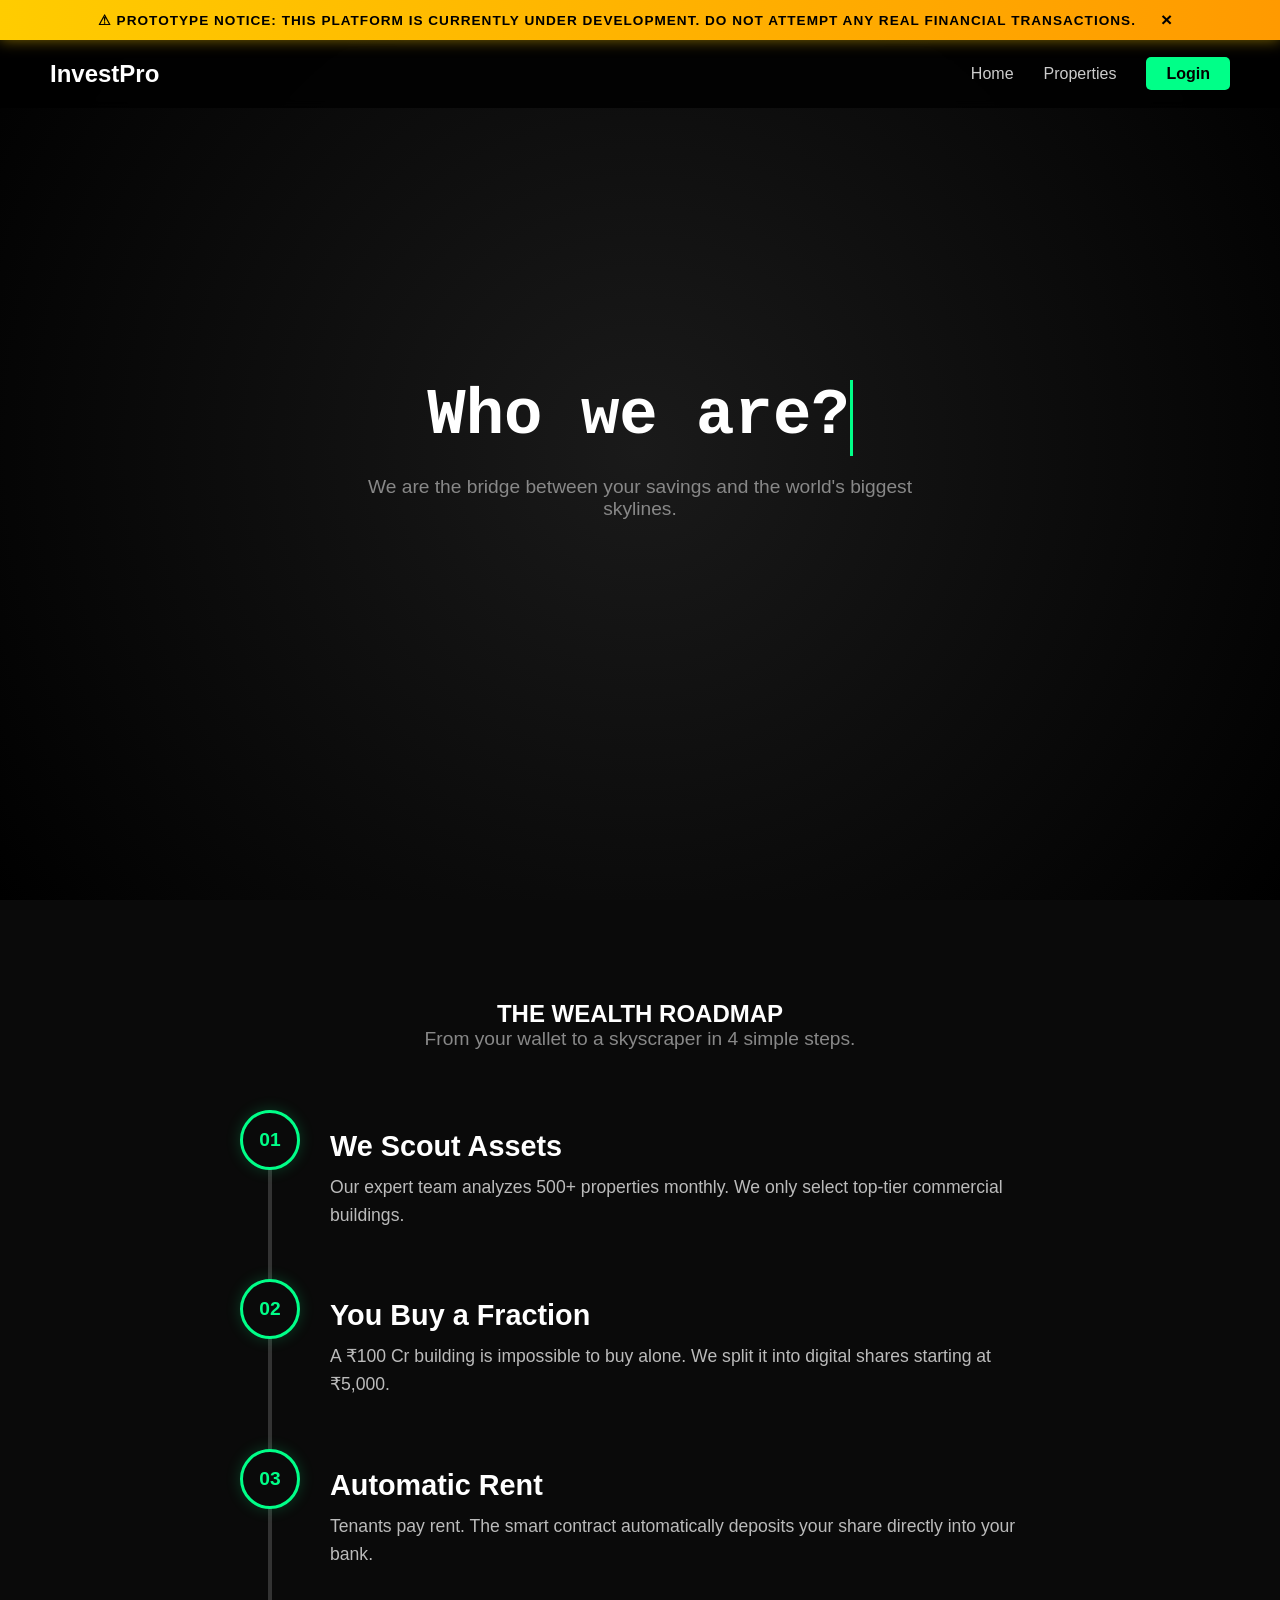
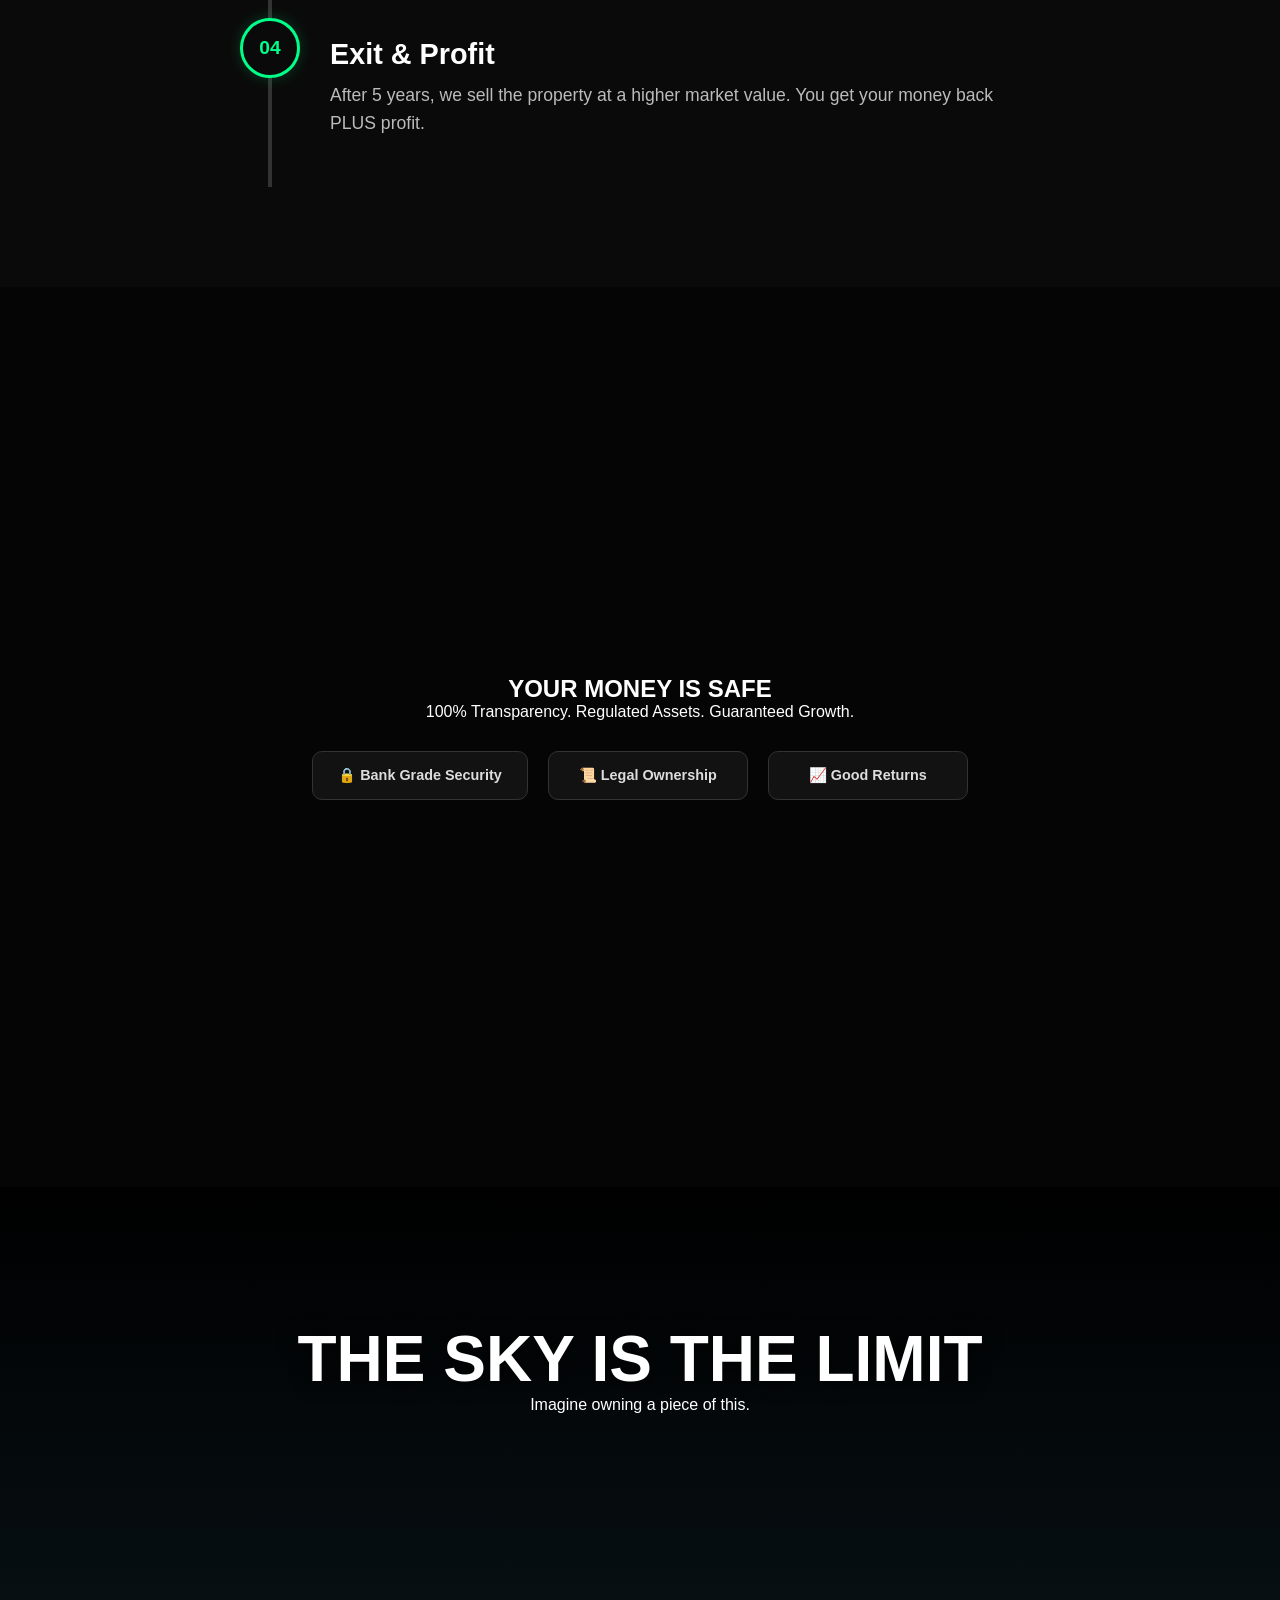
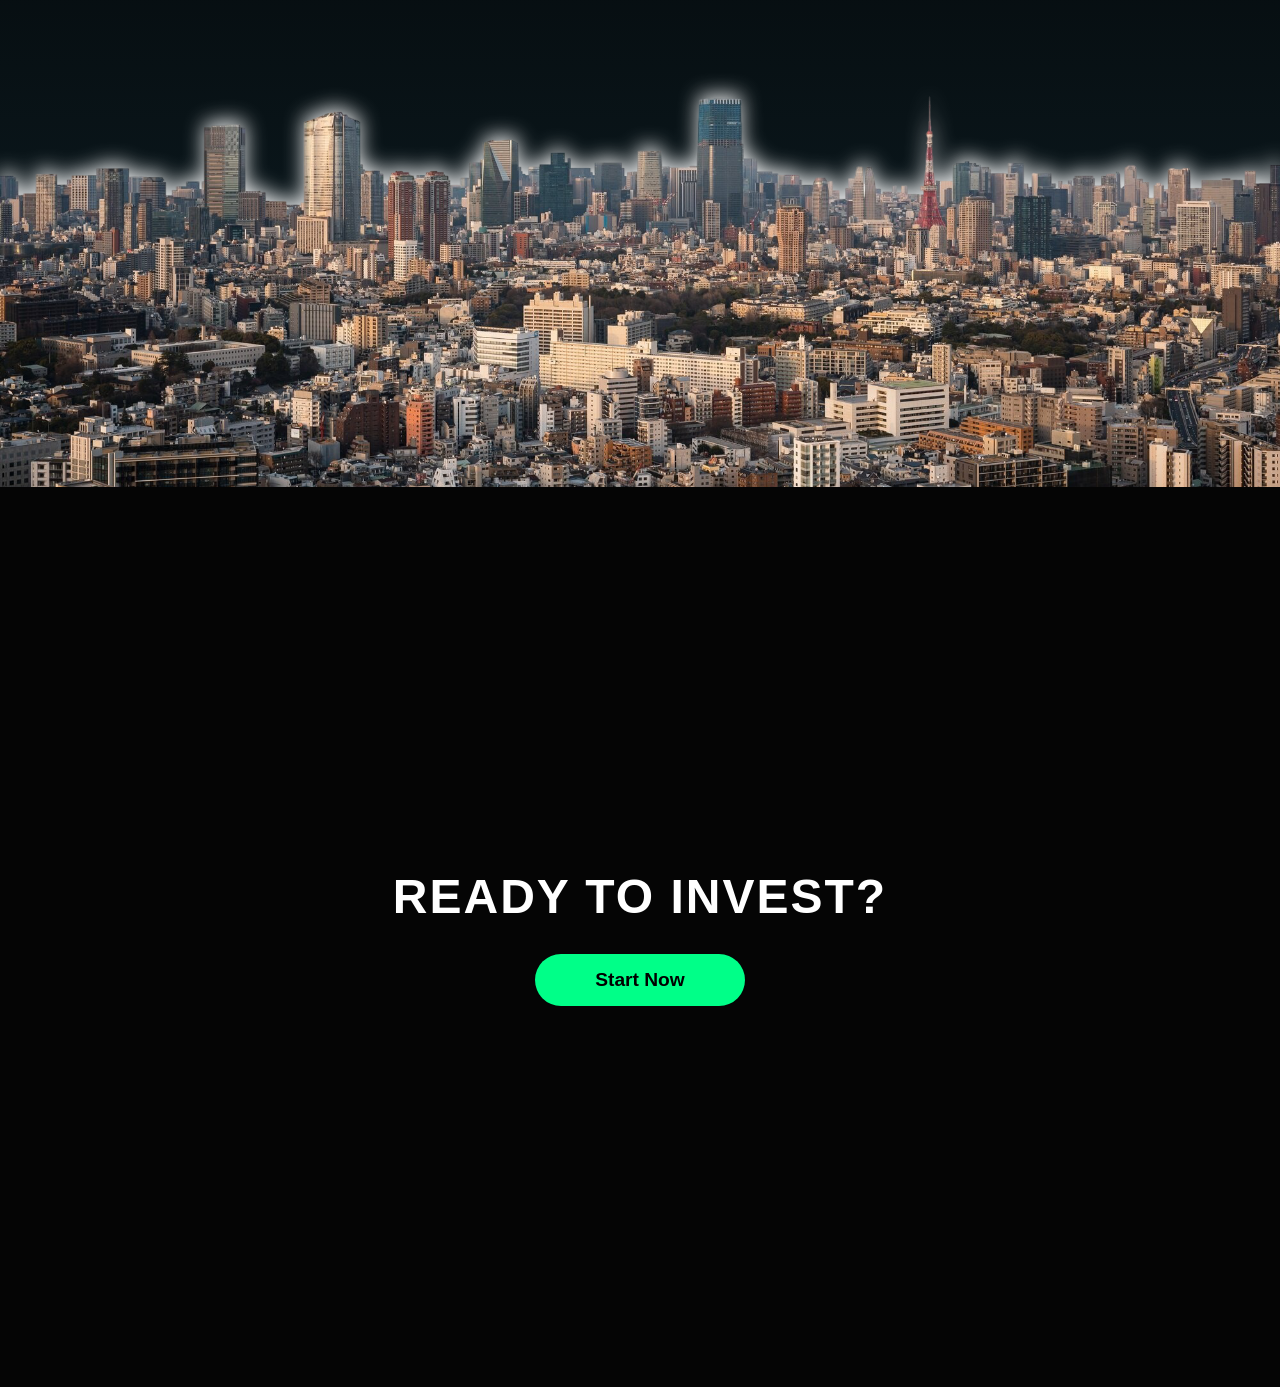
<file: index.html>
<!DOCTYPE html>
<html lang="en">
<head>
    <meta charset="UTF-8">
    <meta name="viewport" content="width=device-width, initial-scale=1.0">
    <title>InvestPro - Future of Real Estate</title>
    <link rel="stylesheet" href="style.css">
</head>
<body>

    <body class="has-alert"> <div id="dev-warning" class="dev-alert-bar">
        <span>⚠ PROTOTYPE NOTICE: This platform is currently under development. Do not attempt any real financial transactions.</span>
        <button class="close-alert" onclick="closeAlert()">×</button>
    </div>

    <nav class="navbar">
        <div class="logo">InvestPro</div>
        <ul class="nav-links">
        <li><a href="#">Home</a></li>
        <li><a href="login.html">Properties</a></li>
        <li><a href="login.html" class="login-btn">Login</a></li>
        </ul>
    </nav>

    <section class="screen intro">
        <div class="content">
            <h1 id="typewriter"></h1>
            <p>We are the bridge between your savings and the world's biggest skylines.</p>
        </div>

        <div class="airplane-container">
            <svg class="paper-airplane" viewBox="0 0 512 512" fill="currentColor">
                <path d="M498.1 5.6c10.1 7 15.4 19.1 13.5 31.2l-64 416c-1.5 9.7-7.4 18.2-16 23s-18.9 5.4-28 1.6L284 427.7l-68.5 74.1c-8.9 9.7-22.9 12.9-35.2 8.1S160 493.2 160 480V396.4c0-4 1.5-7.8 4.2-10.7L331.8 202.8c5.8-6.3 5.6-16-.4-22s-15.7-6.4-22-.7L106 360.8 17.7 316.6C7.1 311.3 .3 300.7 0 288.9s5.9-22.8 16.1-28.7l448-256c10.7-6.1 23.9-5.5 34 1.4z"/>
            </svg>
            <div class="jet-trail"></div>
        </div>
    </section>

    <section class="screen process-section">
        <h2>THE WEALTH ROADMAP</h2>
        <p class="subtitle">From your wallet to a skyscraper in 4 simple steps.</p>

        <div class="timeline">
            <div class="timeline-item hidden">
                <div class="step-number">01</div>
                <div class="step-content">
                    <h3>We Scout Assets</h3>
                    <p>Our expert team analyzes 500+ properties monthly. We only select top-tier commercial buildings.</p>
                </div>
            </div>
            <div class="timeline-item hidden">
                <div class="step-number">02</div>
                <div class="step-content">
                    <h3>You Buy a Fraction</h3>
                    <p>A ₹100 Cr building is impossible to buy alone. We split it into digital shares starting at ₹5,000.</p>
                </div>
            </div>
            <div class="timeline-item hidden">
                <div class="step-number">03</div>
                <div class="step-content">
                    <h3>Automatic Rent</h3>
                    <p>Tenants pay rent. The smart contract automatically deposits your share directly into your bank.</p>
                </div>
            </div>
            <div class="timeline-item hidden">
                <div class="step-number">04</div>
                <div class="step-content">
                    <h3>Exit & Profit</h3>
                    <p>After 5 years, we sell the property at a higher market value. You get your money back PLUS profit.</p>
                </div>
            </div>
        </div>
    </section>

    <section class="screen safety">
        <div class="content">
            <h2>YOUR MONEY IS SAFE</h2>
            <p>100% Transparency. Regulated Assets. Guaranteed Growth.</p>
        </div>

        <div class="trust-section">
    
    <div class="trust-card">
        🔒 Bank Grade Security
    </div>

    <div class="trust-card">
        📜 Legal Ownership
    </div>

    <div class="trust-card">
        📈 Good Returns
    </div>

</div>
    </section>

    <div class="grand-reveal-container">
        <div class="sticky-wrapper">
            
            <div class="floating-text">
                <h2>THE SKY IS THE LIMIT</h2>
                <p>Imagine owning a piece of this.</p>
            </div>

            <img src="city.png" class="burj-khalifa" alt="City Skyline">
                 
        </div>
    </div>

    <section class="screen footer">
    <h2>Ready to Invest?</h2>
    
    <a href="register.html" class="cta-btn">Start Now</a>
    
</section>

    <script src="script.js"></script>
</body>
</html>
</file>
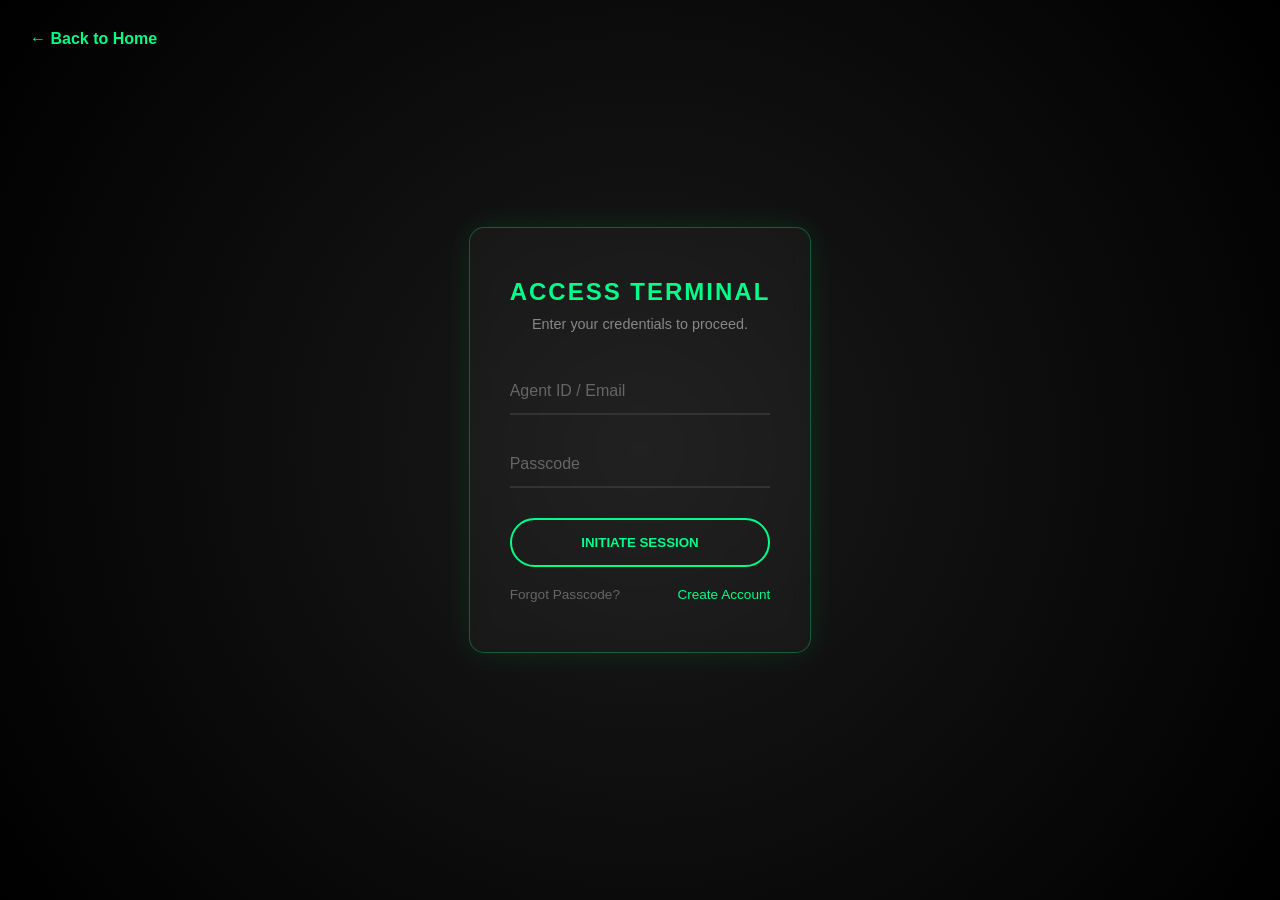
<file: login.html>
<!DOCTYPE html>
<html lang="en">
<head>
    <meta charset="UTF-8">
    <meta name="viewport" content="width=device-width, initial-scale=1.0">
    <title>InvestPro - Agent Login</title>
    <link rel="stylesheet" href="style.css">
</head>
<body class="login-page">  


    <a href="index.html" class="back-link">← Back to Home</a>

    <div class="login-container">
        <div class="login-card">
            <h2>ACCESS TERMINAL</h2>
            <p class="login-subtitle">Enter your credentials to proceed.</p>

            <form onsubmit="event.preventDefault(); window.location.href='profile.html';">
                <div class="input-group">
                    <input type="email" required placeholder=" ">
                    <label>Agent ID / Email</label>
                </div>

                <div class="input-group">
                    <input type="password" required placeholder=" ">
                    <label>Passcode</label>
                </div>

                <button type="submit" class="login-submit-btn">INITIATE SESSION</button>
                
                <div class="login-footer">
                <a href="#">Forgot Passcode?</a>
                <a href="register.html" style="color: #00ff88;">Create Account</a>
                </div>
            </form>
        </div>
    </div>

    <script src="script.js"></script>
</body>
</html>
</file>
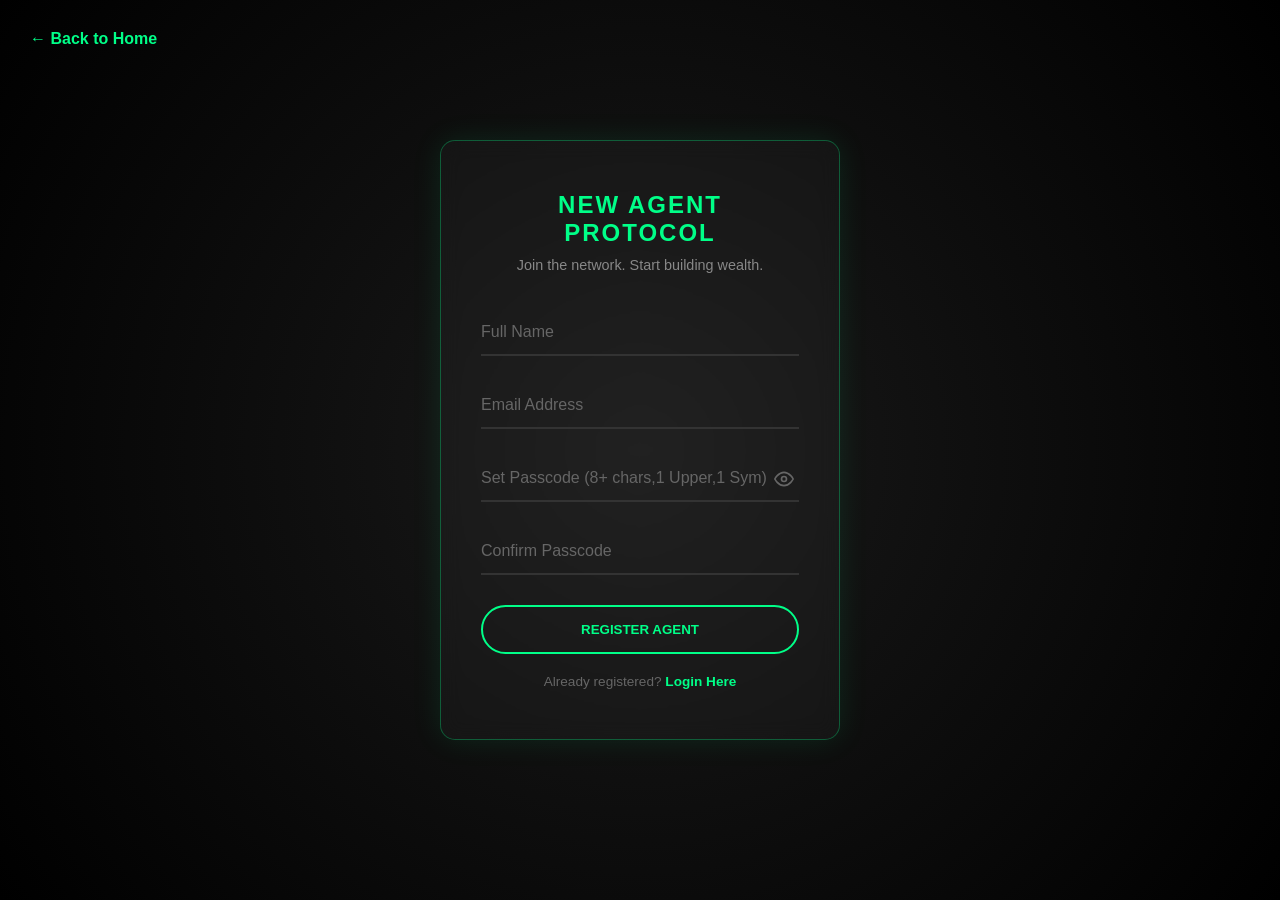
<file: register.html>
<!DOCTYPE html>
<html lang="en">
<head>
    <meta charset="UTF-8">
    <meta name="viewport" content="width=device-width, initial-scale=1.0">
    <title>InvestPro - New Agent Registration</title>
    <link rel="stylesheet" href="style.css">
</head>
<body class="login-page">
    
    <a href="index.html" class="back-link">← Back to Home</a>

    <div class="login-container">
        <div class="login-card">
            <h2>NEW AGENT PROTOCOL</h2>
            <p class="login-subtitle">Join the network. Start building wealth.</p>

            <form id="registerForm">
                <div class="input-group">
                    <input type="text" required placeholder=" ">
                    <label>Full Name</label>
                </div>

                <div class="input-group">
                    <input type="email" required placeholder=" ">
                    <label>Email Address</label>
                </div>

                <div class="input-group">
                    <input type="password" id="pass1" required placeholder=" " 
                           pattern="(?=.*[A-Z])(?=.*\d)(?=.*[\W_]).{8,}"
                           title="Must have 1 Uppercase, 1 Number, 1 Symbol, and 8+ characters"
                           onkeyup="checkPasswordMatch()"
                           style="padding-right: 40px;">
                    
                    <label>Set Passcode (8+ chars,1 Upper,1 Sym)</label>

                    <span class="toggle-eye" onclick="togglePasswordVisibility()">
                        <svg id="eye-icon" xmlns="http://www.w3.org/2000/svg" width="20" height="20" viewBox="0 0 24 24" fill="none" stroke="currentColor" stroke-width="2" stroke-linecap="round" stroke-linejoin="round">
                            <path d="M1 12s4-8 11-8 11 8 11 8-4 8-11 8-11-8-11-8z"></path>
                            <circle cx="12" cy="12" r="3"></circle>
                        </svg>
                    </span>
                </div>

                <div class="input-group">
                    <input type="password" id="pass2" required placeholder=" " 
                           onkeyup="checkPasswordMatch()">
                    <label>Confirm Passcode</label>
                </div>

                <p id="match-message" style="color: #ff0055; font-size: 0.8rem; display: none; margin-bottom: 20px;">
                    ⚠ Passcodes do not match
                </p>

                <button type="submit" class="login-submit-btn">REGISTER AGENT</button>
                
                <div class="login-footer" style="justify-content: center;">
                    <p style="color: #666; font-size: 0.85rem;">
                        Already registered? <a href="login.html" style="color: #00ff88; font-weight: bold;">Login Here</a>
                    </p>
                </div>
            </form>
        </div>
    </div>

    <script src="script.js"></script>

</body>
</html>
</file>
<file: style.css>
/* ==========================================================================
   1. GLOBAL RESET & CORE STYLES
   ========================================================================== */
* {
    margin: 0;
    padding: 0;
    box-sizing: border-box;
}

body {
    background-color: #050505; 
    color: white;
    font-family: 'Arial', sans-serif;
    overflow-x: hidden; 
    
    /* This creates the "+" cursor without the circle */
    cursor: crosshair; 
}

/* Basic Interaction Cursors */
a, button, .card, .switch, .market-card, .trust-card { cursor: pointer; }


/* ==========================================================================
   2. DEVELOPMENT WARNING BAR (The Amber Alert)
   ========================================================================== */
.dev-alert-bar {
    position: fixed;
    top: 0; left: 0;
    width: 100%; height: 40px;
    background: linear-gradient(90deg, #ffcc00, #ff9a00); /* Amber Warning */
    color: black;
    display: flex; justify-content: center; align-items: center;
    z-index: 10001; /* Highest priority: Sits on top of Navbar */
    font-size: 0.85rem; font-weight: bold;
    box-shadow: 0 0 15px rgba(255, 204, 0, 0.5);
    text-transform: uppercase; letter-spacing: 1px;
}

.dev-alert-bar span { margin-right: 15px; }

.close-alert {
    background: transparent; border: none; font-size: 1.2rem;
    cursor: pointer; font-weight: bold; color: black; padding: 0 10px;
}
.close-alert:hover { color: white; }


/* ==========================================================================
   3. NAVIGATION BAR
   ========================================================================== */
.navbar {
    display: flex; justify-content: space-between; align-items: center;
    padding: 20px 50px;
    position: fixed; width: 100%; top: 0; /* Default position */
    z-index: 1000;
    background: rgba(0, 0, 0, 0.8); backdrop-filter: blur(5px);
    transition: top 0.3s ease; /* Smooth slide when bar opens/closes */
}

/* Push Navbar down when Alert Bar is visible */
body.has-alert .navbar { top: 40px; }

.logo { font-weight: bold; font-size: 24px; color: white; }

.nav-links { list-style: none; display: flex; gap: 30px; }
.nav-links a { text-decoration: none; color: #ccc; transition: color 0.3s; }
.nav-links a:hover { color: #00ff88; }

.login-btn {
    background: #00ff88; color: black !important;
    padding: 8px 20px; border-radius: 5px; font-weight: bold;
}


/* ==========================================================================
   4. HOMEPAGE: INTRO SECTION (Cyberpunk Plane)
   ========================================================================== */
.screen {
    min-height: 100vh;
    display: flex; flex-direction: column;
    align-items: center; justify-content: center;
    text-align: center;
    padding: 50px 20px; position: relative;
}
.intro { background: radial-gradient(circle, #1a1a1a, #000000); overflow: hidden; }

/* Typewriter Effect */
#typewriter {
    font-size: 4rem; font-family: 'Courier New', monospace;
    border-right: 3px solid #00ff88; /* The blinking cursor */
    display: inline-block; min-height: 1.2em;
    margin-bottom: 20px; position: relative; z-index: 2;
}
.intro p { color: #888; font-size: 1.2rem; max-width: 600px; position: relative; z-index: 2; }

/* The Plane Animation */
.airplane-container {
    position: absolute; top: 0; left: 0; width: 100%; height: 100%;
    pointer-events: none; overflow: hidden; z-index: 0; perspective: 1000px;
}
.paper-airplane {
    position: absolute; bottom: -100px; left: -100px; width: 60px; height: 60px; color: #fff;
    filter: drop-shadow(0 0 10px #00ff88) drop-shadow(0 0 20px #00ff88);
    animation: superFlight 8s ease-in-out infinite;
}
@keyframes superFlight {
    0% { transform: translate(0, 0) rotate(15deg) translateZ(0); opacity: 0; }
    10% { opacity: 1; }
    20% { transform: translate(30vw, -20vh) rotate(45deg) rotateX(20deg); }
    60% { transform: translate(60vw, -60vh) rotate(20deg) rotateX(-20deg); }
    100% { transform: translate(120vw, -120vh) rotate(60deg) scale(0.5); opacity: 0; }
}


/* ==========================================================================
   5. HOMEPAGE: TIMELINE SECTION
   ========================================================================== */
.process-section { background-color: #0a0a0a; padding: 100px 20px; position: relative; z-index: 1; }
.subtitle { color: #888; margin-bottom: 60px; font-size: 1.2rem; }

.timeline { position: relative; max-width: 800px; margin: 0 auto; z-index: 2; }
/* The central line */
.timeline::after {
    content: ''; position: absolute; width: 4px; background-color: #333;
    left: 28px; top: 0; bottom: 0; z-index: -1;
}

.timeline-item { padding: 20px 0 50px 90px; position: relative; text-align: left; }

.step-number {
    position: absolute; left: 0; top: 0;
    width: 60px; height: 60px;
    background-color: #0a0a0a; border: 3px solid #00ff88; border-radius: 50%;
    color: #00ff88; font-weight: bold; font-size: 1.2rem;
    display: flex; align-items: center; justify-content: center; z-index: 2;
    box-shadow: 0 0 15px rgba(0, 255, 136, 0.2); transition: all 0.3s ease;
}
.timeline-item:hover .step-number {
    background-color: #00ff88; color: black; box-shadow: 0 0 30px #00ff88; transform: scale(1.1);
}

.step-content h3 { color: white; font-size: 1.8rem; margin: 0 0 10px 0; }
.step-content p { color: #bbb; line-height: 1.6; font-size: 1.1rem; margin: 0; }


/* ==========================================================================
   6. HOMEPAGE: CITY REVEAL SCROLL
   ========================================================================== */
.grand-reveal-container {
    height: 115h; /* Determines scrolling distance */
    background: linear-gradient(#000000, #0f2027);
}
.sticky-wrapper {
    position: sticky; top: 0; height: 100vh; width: 100%;
    overflow: hidden; display: flex; justify-content: center; align-items: flex-end;
}

/* The Image */
.burj-khalifa {
    position: absolute; bottom: 0; left: 0;
    width: 100%; height: auto; max-height: 70vh;
    object-fit: cover; z-index: 2;
    filter: drop-shadow(0 -4px 10px rgba(255, 255, 255, 0.9));
    animation: rollOff linear both;
    animation-timeline: view(block);
    animation-range: exit 0% exit 100%;
}
@keyframes rollOff {
    0% { transform: scale(1); opacity: 1; }
    100% { transform: scale(1.5); opacity: 0; }
}

.floating-text {
    position: absolute; top: 15%; width: 100%; text-align: center; z-index: 3;
}
.floating-text h2 { font-size: 4rem; text-shadow: 0 0 20px black; }


/* ==========================================================================
   7. HOMEPAGE: FOOTER
   ========================================================================== */
.footer { height: 50vh; background: #050505; flex-direction: column; gap: 30px; }
.footer h2 { font-size: 3rem; text-transform: uppercase; letter-spacing: 2px; }

.cta-btn {
    text-decoration: none; display: inline-block;
    padding: 15px 60px; font-size: 1.2rem;
    background: #00ff88; border: none; border-radius: 30px;
    color: black; font-weight: bold; transition: all 0.3s ease;
}
.cta-btn:hover { transform: scale(1.1); box-shadow: 0 0 40px #00ff88; }


/* ==========================================================================
   8. AUTH PAGES (LOGIN & REGISTER)
   ========================================================================== */
.login-page {
    min-height: 100vh;
    background: radial-gradient(circle at center, #1a1a1a, #000000);
    display: flex; flex-direction: column; /* Changed to allow stacking */
    justify-content: center; align-items: center;
    padding: 20px;
    transition: all 0.4s ease; /* Smooth slide for Alert Bar */
    padding-top: 0;
}
/* Move down when Alert is active */
body.has-alert .login-page { padding-top: 80px; }

/* The Glass Card */
.login-card {
    background: rgba(255, 255, 255, 0.03); backdrop-filter: blur(10px);
    padding: 50px 40px; border-radius: 15px;
    border: 1px solid rgba(0, 255, 136, 0.3);
    box-shadow: 0 0 30px rgba(0, 255, 136, 0.1);
    width: 100%; max-width: 400px; text-align: center;
    animation: fadeInUp 0.8s ease-out;
}
@keyframes fadeInUp { from { opacity: 0; transform: translateY(50px); } to { opacity: 1; transform: translateY(0); } }

.login-card h2 { color: #00ff88; letter-spacing: 2px; margin-bottom: 10px; }
.login-subtitle { color: #888; font-size: 0.9rem; margin-bottom: 40px; }

/* Input Fields */
.input-group { position: relative; margin-bottom: 30px; }
.input-group input {
    width: 100%; padding: 10px 0; background: transparent;
    border: none; border-bottom: 2px solid #333;
    color: white; font-size: 1.1rem; outline: none; transition: all 0.3s ease;
}
.input-group label {
    position: absolute; top: 10px; left: 0; color: #666; pointer-events: none; transition: all 0.3s ease;
}
.input-group input:focus ~ label,
.input-group input:not(:placeholder-shown) ~ label {
    top: -20px; font-size: 0.8rem; color: #00ff88;
}

/* Validation (Red/Green) */
.input-group input:valid:not(:placeholder-shown) { border-bottom: 2px solid #00ff88; color: #00ff88; }
.input-group input:invalid:not(:placeholder-shown) { border-bottom: 2px solid #ff0055; color: #ff0055; }

/* Eye Toggle */
.toggle-eye {
    position: absolute; right: 5px; top: 10px; cursor: pointer; color: #666; z-index: 10; transition: color 0.3s ease;
}
.toggle-eye:hover { color: #00ff88; }

/* Submit Button */
.login-submit-btn {
    width: 100%; padding: 15px; background: transparent;
    border: 2px solid #00ff88; color: #00ff88; font-weight: bold;
    cursor: pointer; border-radius: 30px; transition: all 0.3s ease; margin-bottom: 20px;
}
.login-submit-btn:hover { background: #00ff88; color: black; box-shadow: 0 0 20px #00ff88; }

.login-footer { display: flex; justify-content: space-between; font-size: 0.85rem; }
.login-footer a { color: #666; text-decoration: none; transition: color 0.3s; }
.login-footer a:hover { color: white; }

/* Back Button Logic */
.back-link {
    position: absolute; top: 30px; left: 30px;
    color: #00ff88; text-decoration: none; font-weight: bold;
    z-index: 10; transition: all 0.4s ease;
}
body.has-alert .back-link { top: 80px; }


/* ==========================================================================
   8.5 TRUST SECTION (Horizontal Row Fix)
   ========================================================================== */
.trust-section {
    display: flex !important;         /* Force Flexbox */
    flex-direction: row !important;   /* Force Horizontal (Left-Right) */
    justify-content: center;          /* Center in the middle */
    align-items: center;              /* Align items vertically */
    gap: 20px;                        /* Space between cards */
    width: 100%;
    margin-top: 30px;
    flex-wrap: wrap;                  /* Allow wrapping ONLY if screen is too small */
}

.trust-card {
    background: rgba(255, 255, 255, 0.05);
    border: 1px solid #333;
    padding: 15px 25px;
    border-radius: 10px;
    color: #ddd;
    font-size: 0.9rem;
    font-weight: bold;
    min-width: 200px;                 /* Ensure they aren't too skinny */
    text-align: center;
    transition: transform 0.3s;
}

.trust-card:hover {
    border-color: #00ff88;
    transform: translateY(-5px);
    color: white;
}

/* On Mobile Phones ONLY -> Stack them */
@media (max-width: 768px) {
    .trust-section {
        flex-direction: column !important; /* Switch to Vertical on phone */
    }
    .trust-card {
        width: 100%; /* Full width on phone */
    }
}


/* ==========================================================================
   9. DASHBOARD: MAIN LAYOUT
   ========================================================================== */
.dashboard-container { display: flex; min-height: 100vh; background: #050505; }

/* Sidebar */
.sidebar {
    width: 280px; background: rgba(255, 255, 255, 0.02);
    border-right: 1px solid rgba(0, 255, 136, 0.2);
    padding: 30px; display: flex; flex-direction: column;
}
.user-widget { text-align: center; margin: 40px 0; padding-bottom: 20px; border-bottom: 1px solid #333; }
.avatar img {
    width: 80px; height: 80px; border-radius: 50%;
    border: 2px solid #00ff88; box-shadow: 0 0 15px #00ff88; margin-bottom: 10px;
}
.side-menu { list-style: none; margin-bottom: auto; }
.side-menu li {
    padding: 15px; color: #aaa; cursor: pointer; transition: all 0.3s; border-radius: 10px; margin-bottom: 5px;
}
.side-menu li:hover, .side-menu li.active { background: rgba(0, 255, 136, 0.1); color: #00ff88; }
.logout-btn { color: #ff0055; text-decoration: none; text-align: center; font-weight: bold; margin-top: 20px; display: block; }

/* Main Area */
.main-content { flex: 1; padding: 40px; }
.main-content header { display: flex; justify-content: space-between; align-items: flex-end; margin-bottom: 40px; border-bottom: 1px solid #333; padding-bottom: 20px; }
.main-content h1 { font-size: 2.5rem; letter-spacing: 2px; }


/* ==========================================================================
   10. DASHBOARD: COMPONENTS (Stats & Assets)
   ========================================================================== */
.stats-grid { display: grid; grid-template-columns: repeat(auto-fit, minmax(250px, 1fr)); gap: 20px; margin-bottom: 40px; }
.stat-card h3 { color: #888; font-size: 1rem; margin-bottom: 10px; }
.stat-card .number { font-size: 2.5rem; font-weight: bold; color: white; margin-bottom: 5px; }
.stat-card .trend.up { color: #00ff88; }

.section-title { color: #00ff88; margin-bottom: 20px; font-size: 1.2rem; text-transform: uppercase; }

/* Asset Row (Mission Control) */
.asset-row {
    display: flex; align-items: center; justify-content: space-between; margin-bottom: 15px; transition: transform 0.3s;
}
.asset-row:hover { transform: translateX(10px); border-color: #00ff88; }
.asset-icon { font-size: 2rem; margin-right: 20px; }
.asset-info { flex: 1; }
.asset-stat { text-align: right; margin-left: 30px; }
.asset-stat span { display: block; color: #666; font-size: 0.8rem; margin-bottom: 5px; }
.asset-stat strong { font-size: 1.1rem; color: white; }

/* Common Glass Card Style */
.glass-card {
    background: rgba(255, 255, 255, 0.05); padding: 30px;
    border: 1px solid rgba(255, 255, 255, 0.1); border-radius: 10px;
}


/* ==========================================================================
   11. DASHBOARD: SECTIONS (Table, Market, Settings)
   ========================================================================== */

/* --- Portfolio Table --- */
.portfolio-table { width: 100%; border-collapse: collapse; }
.portfolio-table th {
    text-align: left; padding: 15px 20px; background: rgba(255, 255, 255, 0.05);
    color: #00ff88; font-size: 0.9rem; text-transform: uppercase;
}
.portfolio-table td { padding: 15px 20px; border-bottom: 1px solid rgba(255, 255, 255, 0.1); color: #ddd; }
.portfolio-table tr:hover { background: rgba(255, 255, 255, 0.02); }

/* Badges */
.badge { padding: 5px 10px; border-radius: 5px; font-size: 0.7rem; font-weight: bold; width: fit-content; display: inline-block; }
.badge.green { background: rgba(0, 255, 136, 0.2); color: #00ff88; }
.badge.yellow { background: rgba(255, 200, 0, 0.2); color: #ffcc00; }
.badge.red { background: rgba(255, 0, 85, 0.2); color: #ff0055; margin-bottom: 10px; }
.badge.blue { background: rgba(0, 150, 255, 0.2); color: #0096ff; margin-bottom: 10px; }

/* --- Market Feed Grid --- */
.market-grid { display: grid; grid-template-columns: repeat(auto-fit, minmax(300px, 1fr)); gap: 20px; }
.market-card { transition: transform 0.3s; }
.market-card:hover { transform: translateY(-5px); border-color: rgba(0, 255, 136, 0.3); box-shadow: 0 10px 30px rgba(0, 255, 136, 0.1); }

/* Detailed Info Box (3 Columns) */
.project-details {
    display: grid; grid-template-columns: 1fr 1fr 1fr; gap: 10px;
    background: rgba(255, 255, 255, 0.05); padding: 15px; border-radius: 10px; margin-bottom: 20px;
    border: 1px solid rgba(255, 255, 255, 0.1);
}
.detail-box { text-align: center; }
.detail-box span { display: block; font-size: 0.75rem; color: #888; margin-bottom: 5px; text-transform: uppercase; }
.detail-box strong { display: block; font-size: 1rem; color: white; font-weight: bold; }

.progress-bar { width: 100%; height: 6px; background: #333; border-radius: 3px; margin-bottom: 10px; }
.progress-bar .fill { height: 100%; background: #00ff88; border-radius: 3px; }

.action-btn {
    width: 100%; padding: 10px; background: transparent;
    border: 1px solid #00ff88; color: #00ff88; border-radius: 5px;
    margin-top: 15px; font-weight: bold; transition: 0.3s;
}
.action-btn:hover { background: #00ff88; color: black; }

/* --- Settings Toggles --- */
.settings-card { padding: 30px; }
.setting-row { display: flex; justify-content: space-between; align-items: center; padding: 20px 0; }
.glass-divider { border: 0; height: 1px; background: rgba(255,255,255,0.1); }

.switch { position: relative; display: inline-block; width: 50px; height: 26px; }
.switch input { opacity: 0; width: 0; height: 0; }
.slider {
    position: absolute; cursor: pointer; top: 0; left: 0; right: 0; bottom: 0;
    background-color: #333; transition: .4s; border-radius: 34px;
}
.slider:before {
    position: absolute; content: ""; height: 20px; width: 20px;
    left: 3px; bottom: 3px; background-color: white; transition: .4s; border-radius: 50%;
}
input:checked + .slider { background-color: #00ff88; }
input:checked + .slider:before { transform: translateX(24px); }


/* ==========================================================================
   12. INVEST MODAL (POP-UP)
   ========================================================================== */
.modal-overlay {
    position: fixed; top: 0; left: 0; width: 100%; height: 100%;
    background: rgba(0, 0, 0, 0.85); z-index: 20000;
    display: flex; justify-content: center; align-items: center;
    backdrop-filter: blur(5px);
}

.modal-content {
    max-width: 500px; text-align: center;
    border: 2px solid #00ff88; box-shadow: 0 0 50px rgba(0, 255, 136, 0.2);
    animation: popIn 0.4s cubic-bezier(0.175, 0.885, 0.32, 1.275);
}
@keyframes popIn {
    from { transform: scale(0.5); opacity: 0; }
    to { transform: scale(1); opacity: 1; }
}


/* ==========================================================================
   13. MOBILE RESPONSIVENESS (MEDIA QUERIES)
   ========================================================================== */
@media (max-width: 768px) {

    /* Global Text Scaling */
    html { font-size: 14px; }
    h1 { font-size: 2rem !important; }
    h2 { font-size: 1.8rem !important; }

    /* Navbar Stacking */
    .navbar { padding: 15px; flex-direction: column; background: black; }
    .nav-links { margin-top: 15px; gap: 15px; flex-wrap: wrap; justify-content: center; }

    /* Homepage Tweaks */
    #typewriter { font-size: 2.5rem; min-height: 3rem; }
    .intro p { padding: 0 20px; }
    .timeline::after { left: 20px; }
    .timeline-item { padding-left: 60px; }
    .step-number { width: 40px; height: 40px; font-size: 1rem; }
    
    /* City Reveal Tweaks */
    .grand-reveal-container { height: 100vh; }
    .floating-text { top: 20%; }

    /* Dashboard Logic: Column Layout */
    .dashboard-container { flex-direction: column; }
    
    /* Top Bar Sidebar */
    .sidebar { width: 100%; padding: 15px; border-right: none; border-bottom: 1px solid #333; }
    .user-widget {
        display: flex; align-items: center; justify-content: flex-start; gap: 15px;
        margin: 10px 0; padding-bottom: 0; border-bottom: none;
    }
    .user-widget h3 { margin: 0; font-size: 1.1rem; }
    .avatar img { width: 50px; height: 50px; margin: 0; }
    .logout-btn { display: none; }

    /* Horizontal Scroll Menu */
    .side-menu { display: flex; overflow-x: auto; gap: 10px; padding-bottom: 5px; }
    .side-menu li { white-space: nowrap; background: rgba(255,255,255,0.05); margin: 0; padding: 10px 15px; }

    .main-content { padding: 20px 15px; }

    /* Stack Market Details Vertically */
    .project-details { grid-template-columns: 1fr; gap: 15px; }
    .detail-box {
        display: flex; justify-content: space-between; align-items: center;
        border-bottom: 1px solid rgba(255,255,255,0.1); padding-bottom: 5px;
    }
    .detail-box:last-child { border-bottom: none; }
    .detail-box span { margin-bottom: 0; }
    
    /* Scrollable Tables */
    .glass-card { overflow-x: auto; }

    /* Trust Section Stack (Mobile) */
    .trust-section { flex-direction: column; align-items: center; }
    .trust-card { width: 100%; max-width: 350px; }
}
</file>
